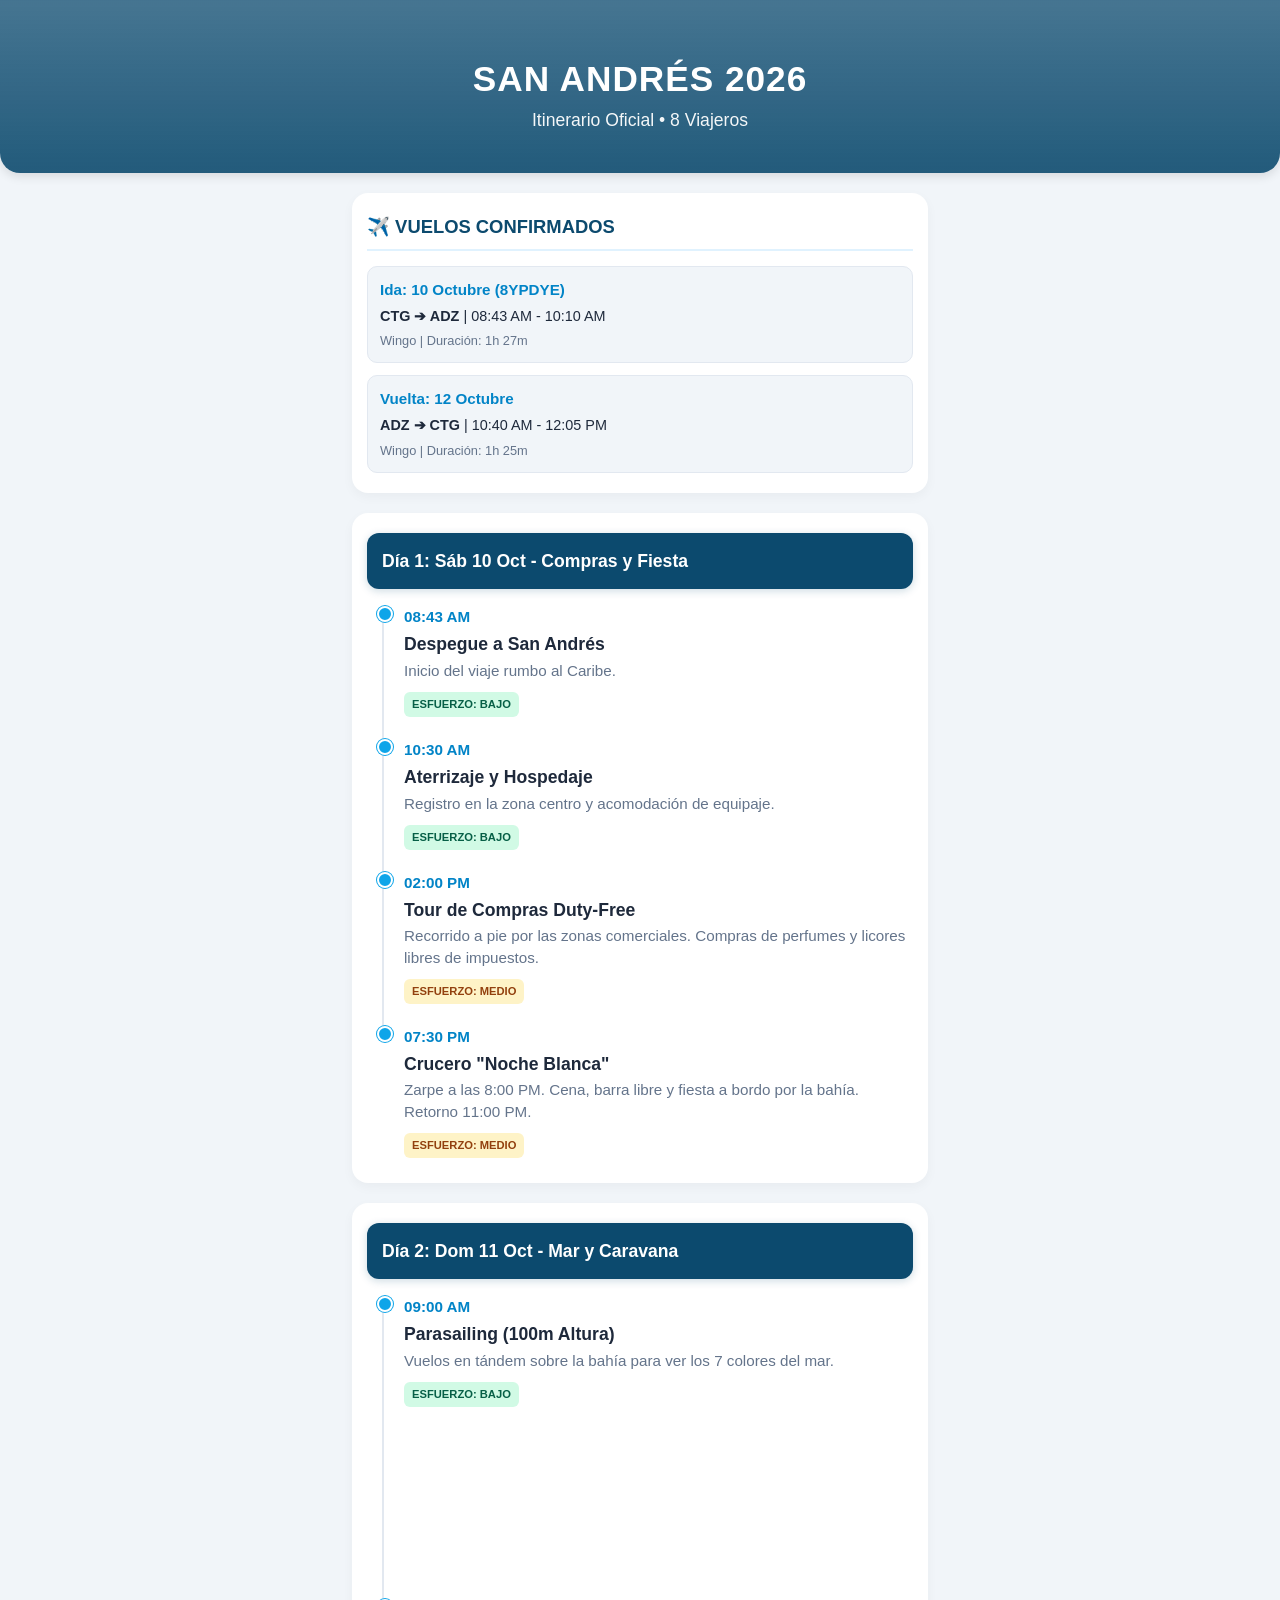
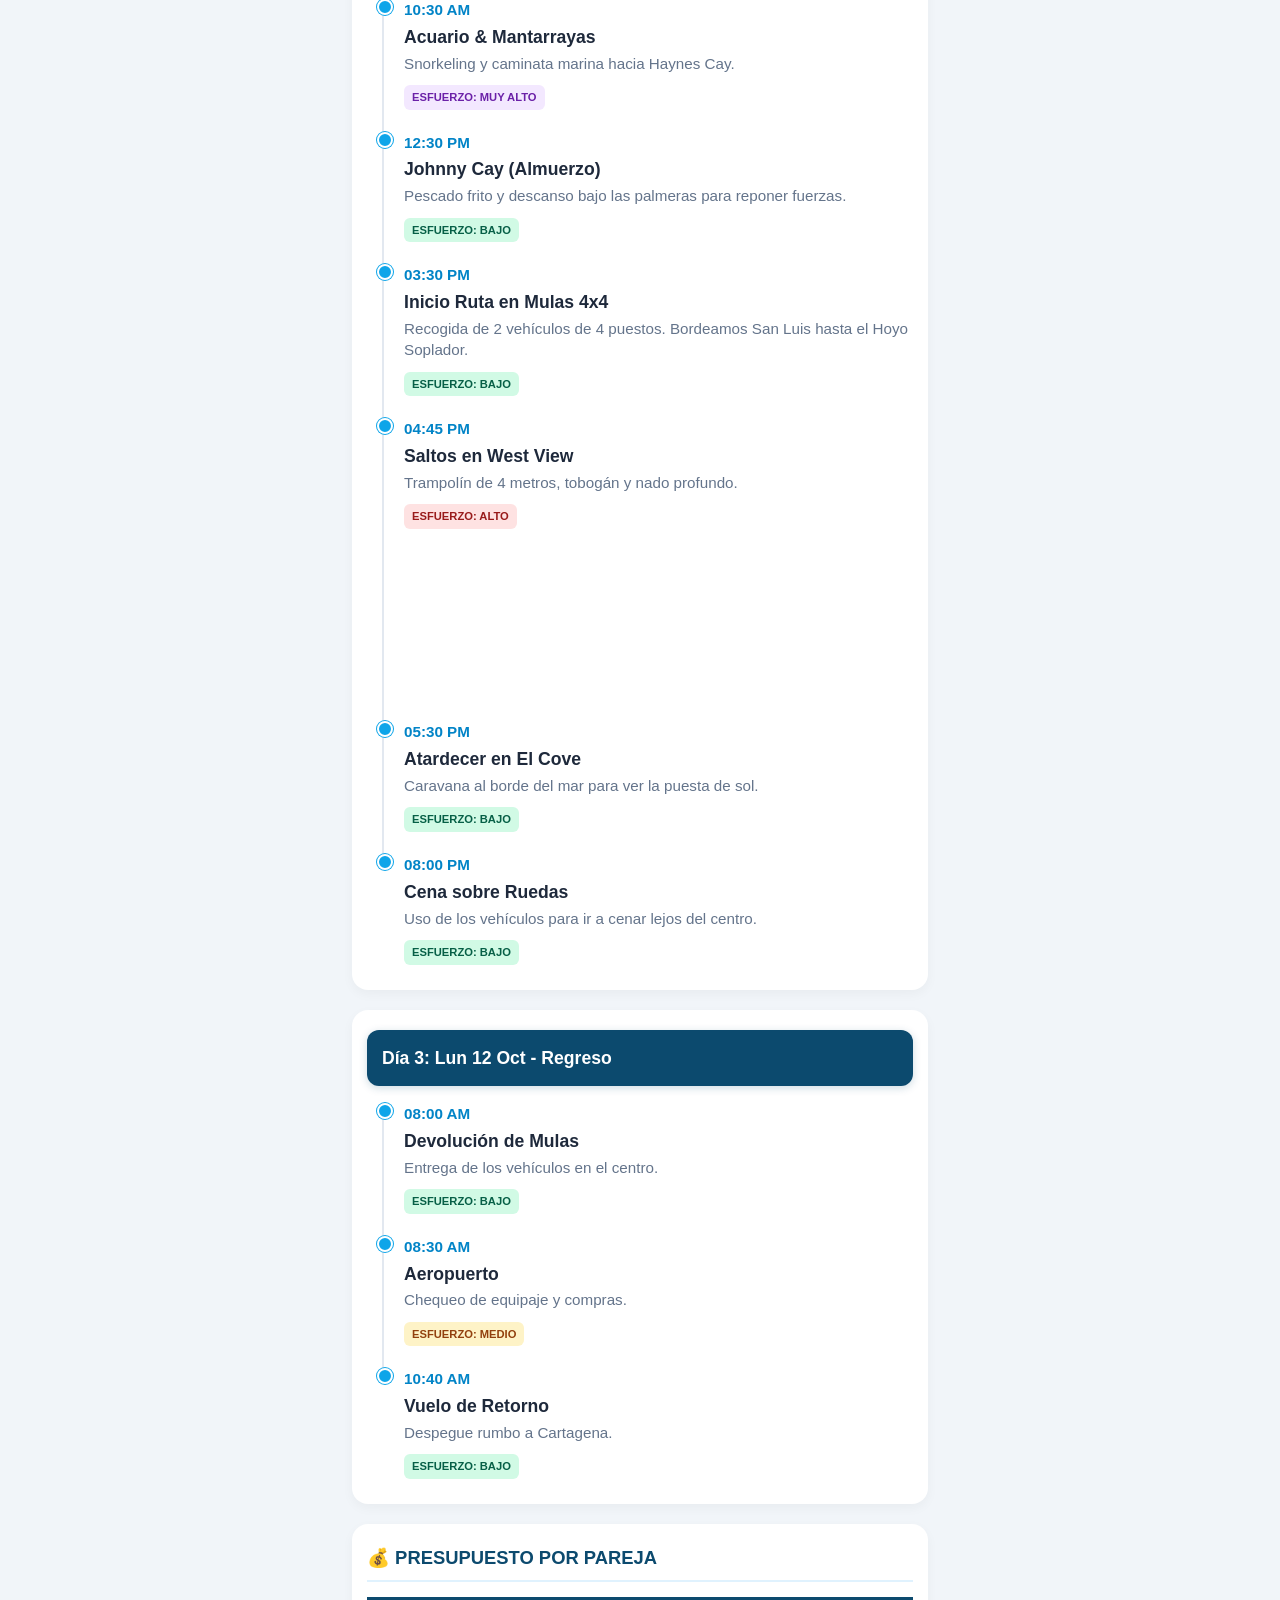
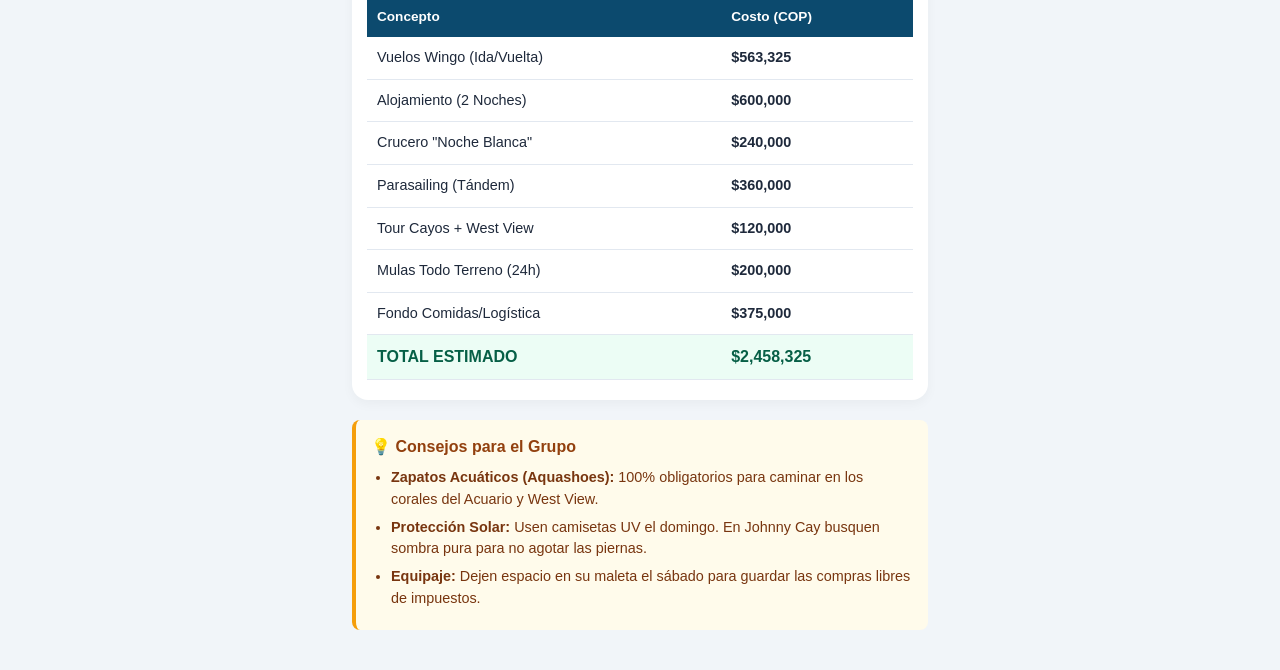
<file: Itinerario_San_Andres_Mobile.html>
<!DOCTYPE html>
<html lang="es">
<head>
    <meta charset="UTF-8">
    <meta name="viewport" content="width=device-width, initial-scale=1.0, maximum-scale=1.0, user-scalable=no">
    <title>Itinerario San Andrés 2026</title>
    <style>
        :root {
            --primary: #0c4a6e;
            --primary-light: #e0f2fe;
            --accent: #0ea5e9;
            --accent-hover: #0284c7;
            --text-main: #1e293b;
            --text-muted: #64748b;
            --bg-main: #f1f5f9;
            --bg-card: #ffffff;
        }

        * {
            box-sizing: border-box;
            margin: 0;
            padding: 0;
            -webkit-tap-highlight-color: transparent;
        }

        body {
            font-family: -apple-system, BlinkMacSystemFont, 'Segoe UI', Roboto, Helvetica, Arial, sans-serif;
            background-color: var(--bg-main);
            color: var(--text-main);
            line-height: 1.5;
            padding-bottom: 40px;
        }

        /* Hero Mobile Optimized */
        .hero {
            position: relative;
            background-image: linear-gradient(rgba(12, 74, 110, 0.75), rgba(12, 74, 110, 0.9)), url('https://images.unsplash.com/photo-1507525428034-b723cf961d3e?auto=format&fit=crop&w=800&q=80');
            background-size: cover;
            background-position: center;
            color: white;
            text-align: center;
            padding: 60px 15px 40px 15px;
            margin-bottom: 20px;
            border-bottom-left-radius: 20px;
            border-bottom-right-radius: 20px;
            box-shadow: 0 4px 10px rgba(0,0,0,0.1);
        }

        .hero h1 {
            font-size: 2.2rem;
            font-weight: 800;
            text-transform: uppercase;
            letter-spacing: 1px;
            margin-bottom: 8px;
            line-height: 1.1;
        }

        .hero p {
            font-size: 1.1rem;
            font-weight: 300;
            opacity: 0.95;
        }

        .container {
            padding: 0 12px;
            max-width: 600px;
            margin: 0 auto;
        }

        /* Cards Mobile */
        .card-widget {
            background: white;
            border-radius: 16px;
            padding: 20px 15px;
            box-shadow: 0 4px 12px rgba(0, 0, 0, 0.04);
            margin-bottom: 20px;
        }

        .widget-title {
            font-size: 1.15rem;
            font-weight: 700;
            color: var(--primary);
            margin-bottom: 15px;
            text-transform: uppercase;
            display: flex;
            align-items: center;
            gap: 8px;
            border-bottom: 2px solid var(--primary-light);
            padding-bottom: 8px;
        }

        .flight-info {
            background: var(--bg-main);
            padding: 12px;
            border-radius: 10px;
            margin-bottom: 12px;
            border: 1px solid #e2e8f0;
        }
        .flight-info:last-child { margin-bottom: 0; }

        .flight-info h4 {
            color: var(--accent-hover);
            margin-bottom: 4px;
            font-size: 0.95rem;
        }
        .flight-info p {
            font-size: 0.9rem;
            margin-bottom: 2px;
        }
        .flight-sub {
            font-size: 0.8rem;
            color: var(--text-muted);
            margin-top: 4px;
            display: block;
        }

        .day-header {
            background: var(--primary);
            color: white;
            padding: 15px;
            font-size: 1.1rem;
            font-weight: 700;
            border-radius: 12px;
            margin-bottom: 15px;
            box-shadow: 0 2px 8px rgba(12, 74, 110, 0.2);
        }

        /* Timeline Mobile Native */
        .timeline-container {
            padding: 5px 0 5px 15px;
        }

        .timeline-item {
            position: relative;
            padding-left: 20px;
            padding-bottom: 25px;
            border-left: 2px solid #e2e8f0;
        }
        
        .timeline-item:last-child {
            border-left-color: transparent;
            padding-bottom: 0;
        }

        .timeline-item::before {
            content: '';
            position: absolute;
            left: -7px;
            top: 0;
            width: 12px;
            height: 12px;
            border-radius: 50%;
            background: var(--accent);
            border: 2px solid white;
            box-shadow: 0 0 0 1px var(--accent);
        }

        .time-block {
            color: var(--accent-hover);
            font-weight: 800;
            font-size: 0.95rem;
            margin-bottom: 4px;
            margin-top: -3px;
        }

        .event-title {
            font-size: 1.1rem;
            font-weight: 700;
            color: var(--text-main);
            margin-bottom: 4px;
            line-height: 1.3;
        }

        .event-desc {
            color: var(--text-muted);
            font-size: 0.95rem;
            margin-bottom: 10px;
            line-height: 1.4;
        }

        .badge {
            display: inline-block;
            padding: 4px 8px;
            font-size: 0.7rem;
            font-weight: 700;
            border-radius: 6px;
            text-transform: uppercase;
        }
        .badge-bajo { background-color: #d1fae5; color: #065f46; }
        .badge-medio { background-color: #fef3c7; color: #92400e; }
        .badge-alto { background-color: #fee2e2; color: #991b1b; }
        .badge-muyalto { background-color: #f3e8ff; color: #6b21a8; }

        .image-banner {
            width: 100%;
            height: 160px;
            background-size: cover;
            background-position: center;
            margin: 10px 0 0 0;
            border-radius: 10px;
        }

        /* Budget Mobile Friendly */
        .table-responsive {
            overflow-x: auto;
            -webkit-overflow-scrolling: touch;
            margin: 0 -15px;
            padding: 0 15px;
        }

        .budget-table {
            width: 100%;
            min-width: 450px;
            border-collapse: collapse;
        }

        .budget-table th {
            background-color: var(--primary);
            color: white;
            text-align: left;
            padding: 10px;
            font-weight: 600;
            font-size: 0.85rem;
            white-space: nowrap;
        }

        .budget-table td {
            padding: 10px;
            border-bottom: 1px solid #e2e8f0;
            color: var(--text-main);
            font-size: 0.9rem;
        }

        .row-total td {
            background-color: #ecfdf5 !important;
            color: #065f46 !important;
            font-weight: 700;
            font-size: 1rem !important;
        }

        .info-box {
            background-color: #fffbeb;
            border-left: 4px solid #f59e0b;
            padding: 15px;
            border-radius: 8px;
            margin-top: 20px;
        }

        .info-box h5 {
            color: #92400e;
            font-size: 1rem;
            margin-bottom: 8px;
        }

        .info-box ul {
            padding-left: 20px;
            color: #78350f;
            font-size: 0.9rem;
        }

        .info-box li {
            margin-bottom: 6px;
        }
    </style>
</head>
<body>

    <div class="hero">
        <h1>San Andrés 2026</h1>
        <p>Itinerario Oficial • 8 Viajeros</p>
    </div>

    <div class="container">
        
        <!-- Flight Info -->
        <div class="card-widget">
            <div class="widget-title">✈️ Vuelos Confirmados</div>
            <div class="flight-info">
                <h4>Ida: 10 Octubre (8YPDYE)</h4>
                <p><strong>CTG ➔ ADZ</strong> | 08:43 AM - 10:10 AM</p>
                <span class="flight-sub">Wingo | Duración: 1h 27m</span>
            </div>
            <div class="flight-info">
                <h4>Vuelta: 12 Octubre</h4>
                <p><strong>ADZ ➔ CTG</strong> | 10:40 AM - 12:05 PM</p>
                <span class="flight-sub">Wingo | Duración: 1h 25m</span>
            </div>
        </div>

        <!-- DIA 1 -->
        <div class="card-widget">
            <div class="day-header">Día 1: Sáb 10 Oct - Compras y Fiesta</div>
            <div class="timeline-container">
                <div class="timeline-item">
                    <div class="time-block">08:43 AM</div>
                    <div class="event-title">Despegue a San Andrés</div>
                    <div class="event-desc">Inicio del viaje rumbo al Caribe.</div>
                    <span class="badge badge-bajo">Esfuerzo: Bajo</span>
                </div>
                <div class="timeline-item">
                    <div class="time-block">10:30 AM</div>
                    <div class="event-title">Aterrizaje y Hospedaje</div>
                    <div class="event-desc">Registro en la zona centro y acomodación de equipaje.</div>
                    <span class="badge badge-bajo">Esfuerzo: Bajo</span>
                </div>
                <div class="timeline-item">
                    <div class="time-block">02:00 PM</div>
                    <div class="event-title">Tour de Compras Duty-Free</div>
                    <div class="event-desc">Recorrido a pie por las zonas comerciales. Compras de perfumes y licores libres de impuestos.</div>
                    <span class="badge badge-medio">Esfuerzo: Medio</span>
                </div>
                <div class="timeline-item">
                    <div class="time-block">07:30 PM</div>
                    <div class="event-title">Crucero "Noche Blanca"</div>
                    <div class="event-desc">Zarpe a las 8:00 PM. Cena, barra libre y fiesta a bordo por la bahía. Retorno 11:00 PM.</div>
                    <span class="badge badge-medio">Esfuerzo: Medio</span>
                </div>
            </div>
        </div>

        <!-- DIA 2 -->
        <div class="card-widget">
            <div class="day-header">Día 2: Dom 11 Oct - Mar y Caravana</div>
            <div class="timeline-container">
                <div class="timeline-item">
                    <div class="time-block">09:00 AM</div>
                    <div class="event-title">Parasailing (100m Altura)</div>
                    <div class="event-desc">Vuelos en tándem sobre la bahía para ver los 7 colores del mar.</div>
                    <span class="badge badge-bajo">Esfuerzo: Bajo</span>
                    <div class="image-banner" style="background-image: url('https://images.unsplash.com/photo-1533105079780-92b9be482077?auto=format&fit=crop&w=600&q=80');"></div>
                </div>
                <div class="timeline-item">
                    <div class="time-block">10:30 AM</div>
                    <div class="event-title">Acuario & Mantarrayas</div>
                    <div class="event-desc">Snorkeling y caminata marina hacia Haynes Cay.</div>
                    <span class="badge badge-muyalto">Esfuerzo: Muy Alto</span>
                </div>
                <div class="timeline-item">
                    <div class="time-block">12:30 PM</div>
                    <div class="event-title">Johnny Cay (Almuerzo)</div>
                    <div class="event-desc">Pescado frito y descanso bajo las palmeras para reponer fuerzas.</div>
                    <span class="badge badge-bajo">Esfuerzo: Bajo</span>
                </div>
                <div class="timeline-item">
                    <div class="time-block">03:30 PM</div>
                    <div class="event-title">Inicio Ruta en Mulas 4x4</div>
                    <div class="event-desc">Recogida de 2 vehículos de 4 puestos. Bordeamos San Luis hasta el Hoyo Soplador.</div>
                    <span class="badge badge-bajo">Esfuerzo: Bajo</span>
                </div>
                <div class="timeline-item">
                    <div class="time-block">04:45 PM</div>
                    <div class="event-title">Saltos en West View</div>
                    <div class="event-desc">Trampolín de 4 metros, tobogán y nado profundo.</div>
                    <span class="badge badge-alto">Esfuerzo: Alto</span>
                    <div class="image-banner" style="background-image: url('https://images.unsplash.com/photo-1506929562872-bb421503ef21?auto=format&fit=crop&w=600&q=80');"></div>
                </div>
                <div class="timeline-item">
                    <div class="time-block">05:30 PM</div>
                    <div class="event-title">Atardecer en El Cove</div>
                    <div class="event-desc">Caravana al borde del mar para ver la puesta de sol.</div>
                    <span class="badge badge-bajo">Esfuerzo: Bajo</span>
                </div>
                <div class="timeline-item">
                    <div class="time-block">08:00 PM</div>
                    <div class="event-title">Cena sobre Ruedas</div>
                    <div class="event-desc">Uso de los vehículos para ir a cenar lejos del centro.</div>
                    <span class="badge badge-bajo">Esfuerzo: Bajo</span>
                </div>
            </div>
        </div>

        <!-- DIA 3 -->
        <div class="card-widget">
            <div class="day-header">Día 3: Lun 12 Oct - Regreso</div>
            <div class="timeline-container">
                <div class="timeline-item">
                    <div class="time-block">08:00 AM</div>
                    <div class="event-title">Devolución de Mulas</div>
                    <div class="event-desc">Entrega de los vehículos en el centro.</div>
                    <span class="badge badge-bajo">Esfuerzo: Bajo</span>
                </div>
                <div class="timeline-item">
                    <div class="time-block">08:30 AM</div>
                    <div class="event-title">Aeropuerto</div>
                    <div class="event-desc">Chequeo de equipaje y compras.</div>
                    <span class="badge badge-medio">Esfuerzo: Medio</span>
                </div>
                <div class="timeline-item">
                    <div class="time-block">10:40 AM</div>
                    <div class="event-title">Vuelo de Retorno</div>
                    <div class="event-desc">Despegue rumbo a Cartagena.</div>
                    <span class="badge badge-bajo">Esfuerzo: Bajo</span>
                </div>
            </div>
        </div>

        <!-- BUDGET SECTION -->
        <div class="card-widget">
            <div class="widget-title">💰 Presupuesto por Pareja</div>
            <div class="table-responsive">
                <table class="budget-table">
                    <thead>
                        <tr>
                            <th>Concepto</th>
                            <th>Costo (COP)</th>
                        </tr>
                    </thead>
                    <tbody>
                        <tr>
                            <td>Vuelos Wingo (Ida/Vuelta)</td>
                            <td><strong>$563,325</strong></td>
                        </tr>
                        <tr>
                            <td>Alojamiento (2 Noches)</td>
                            <td><strong>$600,000</strong></td>
                        </tr>
                        <tr>
                            <td>Crucero "Noche Blanca"</td>
                            <td><strong>$240,000</strong></td>
                        </tr>
                        <tr>
                            <td>Parasailing (Tándem)</td>
                            <td><strong>$360,000</strong></td>
                        </tr>
                        <tr>
                            <td>Tour Cayos + West View</td>
                            <td><strong>$120,000</strong></td>
                        </tr>
                        <tr>
                            <td>Mulas Todo Terreno (24h)</td>
                            <td><strong>$200,000</strong></td>
                        </tr>
                        <tr>
                            <td>Fondo Comidas/Logística</td>
                            <td><strong>$375,000</strong></td>
                        </tr>
                        <tr class="row-total">
                            <td>TOTAL ESTIMADO</td>
                            <td>$2,458,325</td>
                        </tr>
                    </tbody>
                </table>
            </div>
        </div>

        <!-- RECOMMENDATIONS -->
        <div class="info-box">
            <h5>💡 Consejos para el Grupo</h5>
            <ul>
                <li><strong>Zapatos Acuáticos (Aquashoes):</strong> 100% obligatorios para caminar en los corales del Acuario y West View.</li>
                <li><strong>Protección Solar:</strong> Usen camisetas UV el domingo. En Johnny Cay busquen sombra pura para no agotar las piernas.</li>
                <li><strong>Equipaje:</strong> Dejen espacio en su maleta el sábado para guardar las compras libres de impuestos.</li>
            </ul>
        </div>

    </div>

</body>
</html>
</file>
